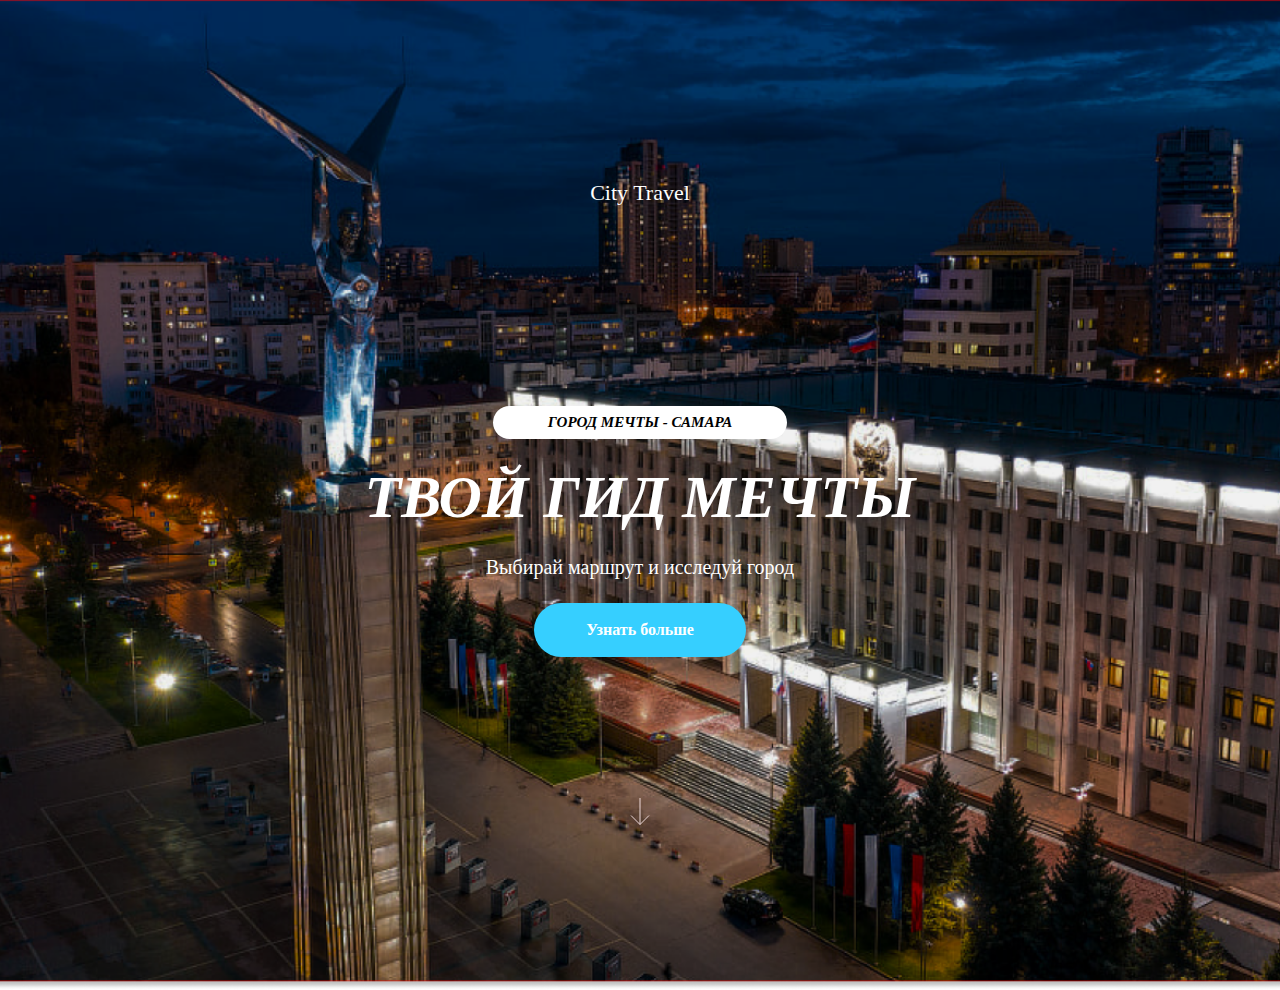
<file: index.html>
<!DOCTYPE html>
<html lang="ru">
<head>
    <meta charset="UTF-8">
    <meta name="viewport" content="width=device-width, initial-scale=1.0">
    <link rel="stylesheet" href="./style.css">
    <title>
        Моя Самара
    </title>
</head>
<body>
<section class="Main">
    <p class="logo">City Travel</p>
    <div class="info">
        <p class="Samara">
            Город мечты - САМАРА
        </p>
        <h1 class="title">
            Твой гид мечты
        </h1>
        <p class="text">
            Выбирай маршрут и исследуй город
        </p>
        <a href="http://127.0.0.1:5500/index1.html#" class="link">
            Узнать больше
        </a>
        <a href="http://127.0.0.1:5500/index2.html" class="arrom">
            <svg width="20" height="28" viewBox="0 0 20 28" fill="none" xmlns="http://www.w3.org/2000/svg">
                <path d="M10 0V26.5M10 26.5L1 17.5M10 26.5L19 17.5" stroke="#ECD8D8"/>
                </svg>
        </a>
    </div> 
</section>

</body>
</html>
</file>
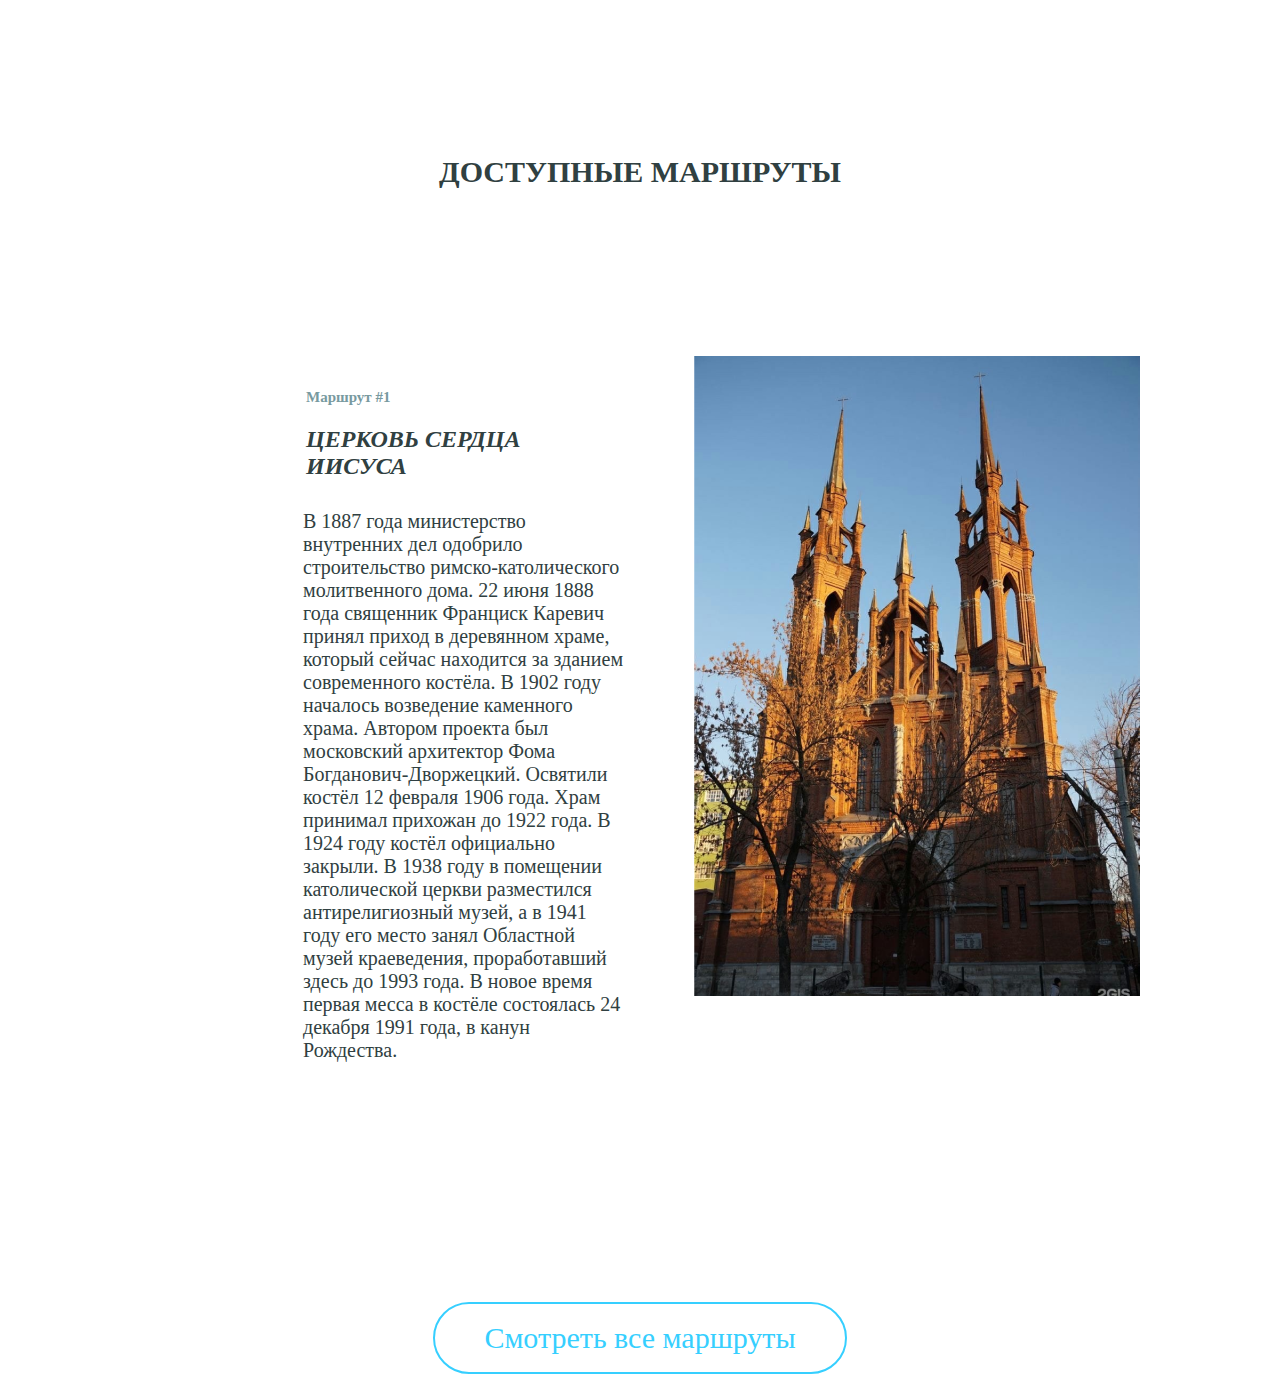
<file: index1.html>
<!DOCTYPE html>
<html lang="en">
<head>
    <meta charset="UTF-8">
    <meta name="viewport" content="width=device-width, initial-scale=1.0">
    <link rel="stylesheet" href="./style1.css">
    <title>
        Предложение маршрута
    </title>
</head>
<body>
<section class="Main">
<div>
    <h1 class="info">
        ДОСТУПНЫЕ МАРШРУТЫ
    </h1>
    <div class="ti_1">
        <div>
    <p class="helper">
        Маршрут #1
    </p>
    
    <h2 class="titel">
        ЦЕРКОВЬ СЕРДЦА ИИСУСА
    </h2>
    
    <p class="text">
        В 1887 года министерство внутренних дел одобрило строительство римско-католического молитвенного дома. 
        22 июня 1888 года священник Франциск Каревич принял приход в деревянном храме, который сейчас находится за зданием современного костёла. 
        В 1902 году началось возведение каменного храма. Автором проекта был московский архитектор Фома Богданович-Дворжецкий. 
        Освятили костёл 12 февраля 1906 года. Храм принимал прихожан до 1922 года. 
        В 1924 году костёл официально закрыли. 
        В 1938 году в помещении католической церкви разместился антирелигиозный музей, 
        а в 1941 году его место занял Областной музей краеведения, проработавший здесь до 1993 года.
        В новое время первая месса в костёле состоялась 24 декабря 1991 года, в канун Рождества.
    </p>
    </div>
      <img class="image" src="./храм самара 1.png" alt="" >
    </div>
    <div style="display: flex; justify-content: center;">
      <a href="#" class="link">
        Смотреть все маршруты
      </a>
    </div>
</div>

    </section>
</body>
</html>
</file>
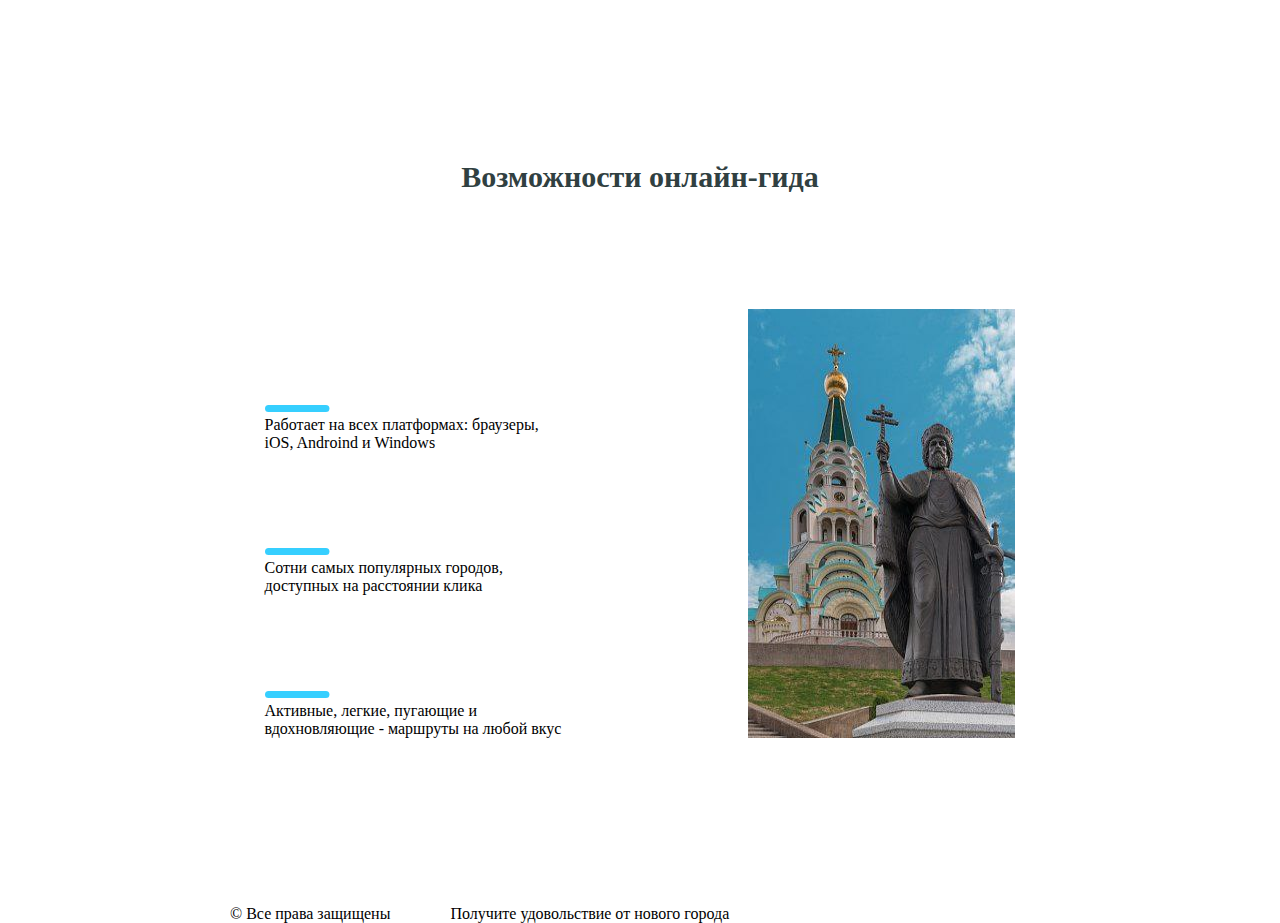
<file: index2.html>
<!DOCTYPE html>
<html lang="en">
<head>
    <meta charset="UTF-8">
    <meta name="viewport" content="width=device-width, initial-scale=1.0">
    <link rel="stylesheet" href="./style2.css">
    <title>
        Онлайн гид
    </title>
</head>
<body>
    <section class="Main">
            <h1 class="info">
                Возможности онлайн-гида
            </h1>
        <div class="ti_2">
            <ul class="titel_2">
            <li class="titel_1">
                <svg width="65" height="7" viewBox="0 0 65 7" fill="none" xmlns="http://www.w3.org/2000/svg">
                    <rect x="64.4327" width="7" height="64.4327" rx="3.5" transform="rotate(90 64.4327 0)" fill="#36CFFF"/>
                    </svg>
                </p>Работает на всех платформах: браузеры, <br>iOS, Androind и Windows</p>
            </li>
            <li class="titel_1">
                <svg width="65" height="7" viewBox="0 0 65 7" fill="none" xmlns="http://www.w3.org/2000/svg">
                    <rect x="64.4327" width="7" height="64.4327" rx="3.5" transform="rotate(90 64.4327 0)" fill="#36CFFF"/>
                    </svg>
                </p>Сотни самых популярных городов, <br>
                    доступных на расстоянии клика</p>
            </li>
            <li class="titel_1"> 
                <svg width="65" height="7" viewBox="0 0 65 7" fill="none" xmlns="http://www.w3.org/2000/svg">
                    <rect x="64.4327" width="7" height="64.4327" rx="3.5" transform="rotate(90 64.4327 0)" fill="#36CFFF"/>
                    </svg>
                    <p>Активные, легкие, пугающие и <br>вдохновляющие - маршруты на любой вкус</p>
            </li>
        </ul>
          <img class="impotant_img" src="./Samara.jpg" alt="" >
        </div>
    <div class="footer">
        <p class="footer1">
            © Все права защищены
        </p>
        <p class="footer2">
            Получите удовольствие от нового города
        </p>
    </div>
    </section>
</body>
</html>
</file>
<file: style.css>
*{
    margin: 0;
    padding: 0;
}
a{
    text-decoration: none;
}
.Main{
    background: url("./header-bg.png") no-repeat center center / cover; 
    height: 100vh;
    padding-top: 90px;
    text-align: center;
}
.logo{
    color: #FFF;
    padding-top: 90px;
    font-size: 22px;
    margin-bottom: 200px;
}
.info{
    display: flex;
    flex-direction: column;
    align-items: center;
}
.Samara{
    color: #000;
    font-weight: 900;
    font-size: 15px;
    background-color: #FFF;
    width: 260px;
    text-align: center;
    margin-bottom: 24px;
    border-radius: 78px;
    padding: 8px 17px;
    text-transform: uppercase;
    font-style:italic;
}
    .title{
        color: #FFF;
        font-size: 60px;
        font-weight: 900;
        text-transform: uppercase;
        margin-bottom: 24px;
        font-style:italic;
    }
     .text{
        color: #FFF;
        font-size: 20px;
        font-weight: 500;
        margin-bottom: 24px;
        font-size: 20px;
     }
    .link{
        color: #FFF;
        background-color: #36CFFF;
        padding: 18px 52px;
        font-weight: 900;
        border-radius: 119px;
    }
.arrom{
    padding-top: 141px;
    color:#FFF;
}
</file>
<file: style1.css>
*{
    margin: 0;
    padding: 0;
}
a{
    text-decoration: none;
}
.Main{
    height: 640px;
    padding-top: 155px;
    font-size: 30px;
    margin: 0 auto;
}
.info{ 
    color: #304041;
    font-size: 30px;
    text-align: center;
}
.helper{
    color: #789AA0;
    padding-left: 306px;
    padding-top: 200px;
    font-size: 15px;
    font-weight: 900;
    
}
.titel{
    color: #304041;
    padding-top: 20px;
    padding-left: 306px;
    font-size: 24px;
    font-style:italic;
    
}

.text{
    display: flex;
    color: #304041;
    font-size: 20px;
    text-align: left;
    max-width: 500px;
    padding-top: 30px;
    margin-left: 303px;
    margin: 100 auto;
    
}
.link{
    color: #36CFFF;
    display: flex;
    margin-top: 240px;
    border: 2px solid #36CFFF;
    background-color: #fff;
    text-align: center;
    padding-top: 17px;
    padding-bottom: 17px;
    padding-left: 49px;
    padding-right: 49px;
    border-radius: 94px;
}

.ti_1 {
    display: flex;
    align-items: center;
    justify-content: center;
}

.image {
    margin-top: 100px;
    margin-left: 70px;
    margin-right: 140px;
}
</file>
<file: style2.css>
*{
    margin: 0;
    padding: 0;
}
.info{
    text-align: center;
    padding-top: 80;
    color: #304041;
    font-size: 30px;
    margin-top: 160px ;
}
.titel_2{
    list-style-type: none;
}
.ti_2{
    display: flex;
    justify-content: center;
    flex-direction: row;
    margin-top: 115px;
}
.titel_1{
    font-size: 16px;
    margin-top: 89px;
    
}
.titel_2{
    margin-right: 187px;
}
.footer{
    display: flex;
    margin-top: 167px;
    margin-left: 230px;
}
.footer2{
 padding-left: 60px;
}
</file>
